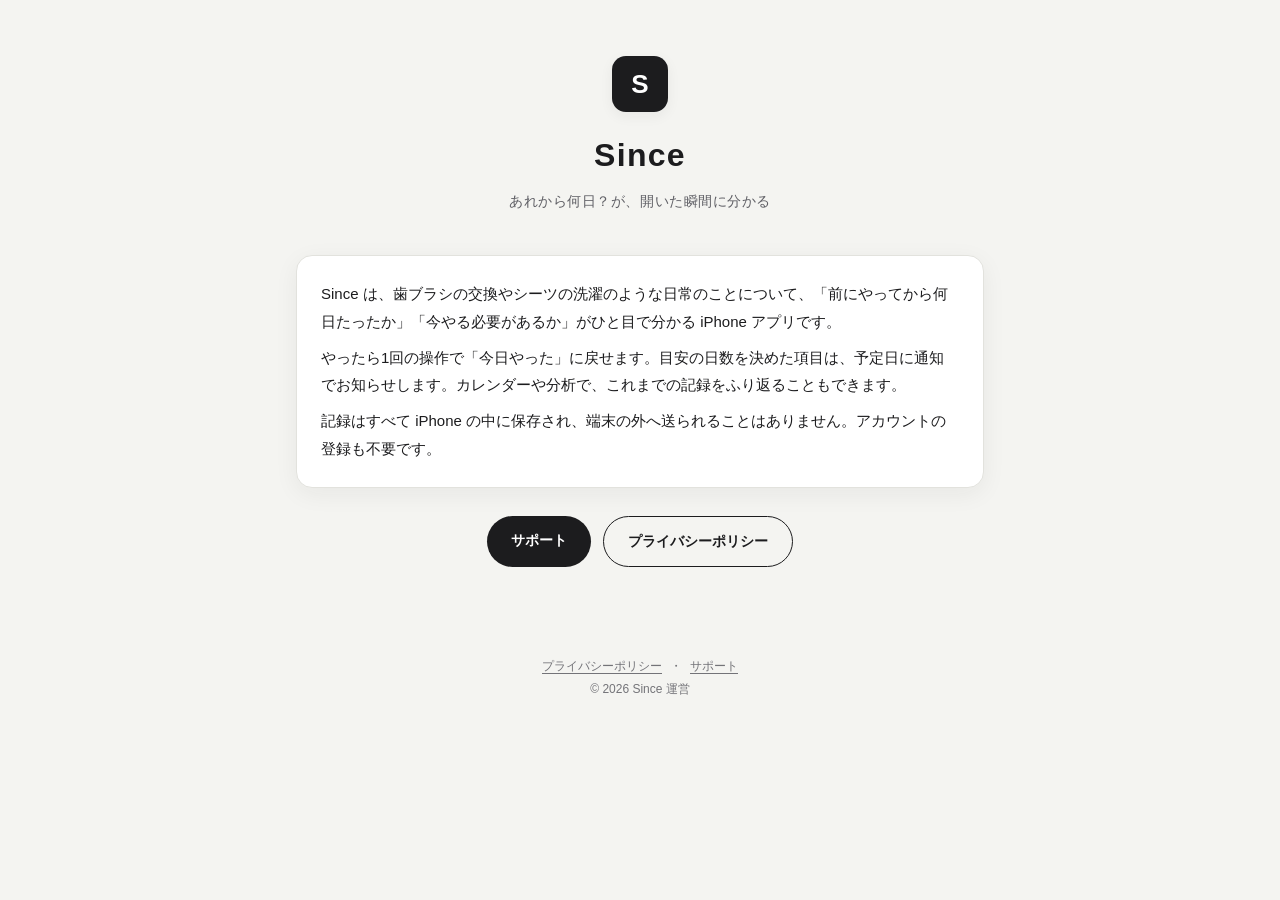
<file: index.html>
<!DOCTYPE html>
<html lang="ja">
<head>
<meta charset="UTF-8" />
<meta name="viewport" content="width=device-width, initial-scale=1.0" />
<title>Since</title>
<meta name="description" content="日常のことが「前にやってから何日たったか」をひと目で分かる iOS アプリ「Since」の公式ページ。" />
<link rel="stylesheet" href="style.css" />
</head>
<body>
<header class="site">
  <div class="mark" aria-hidden="true">S</div>
  <div class="logo">Since</div>
  <div class="tagline">あれから何日？が、開いた瞬間に分かる</div>
</header>
<div class="wrap">
  <div class="card">
    <p>Since は、歯ブラシの交換やシーツの洗濯のような日常のことについて、「前にやってから何日たったか」「今やる必要があるか」がひと目で分かる iPhone アプリです。</p>
    <p>やったら1回の操作で「今日やった」に戻せます。目安の日数を決めた項目は、予定日に通知でお知らせします。カレンダーや分析で、これまでの記録をふり返ることもできます。</p>
    <p>記録はすべて iPhone の中に保存され、端末の外へ送られることはありません。アカウントの登録も不要です。</p>
  </div>
  <div class="btnrow">
    <a class="btn" href="support.html">サポート</a>
    <a class="btn ghost" href="privacy.html">プライバシーポリシー</a>
  </div>
</div>
<footer class="site">
  <a href="privacy.html">プライバシーポリシー</a>・<a href="support.html">サポート</a>
  <div>© 2026 Since 運営</div>
</footer>
</body>
</html>
</file>
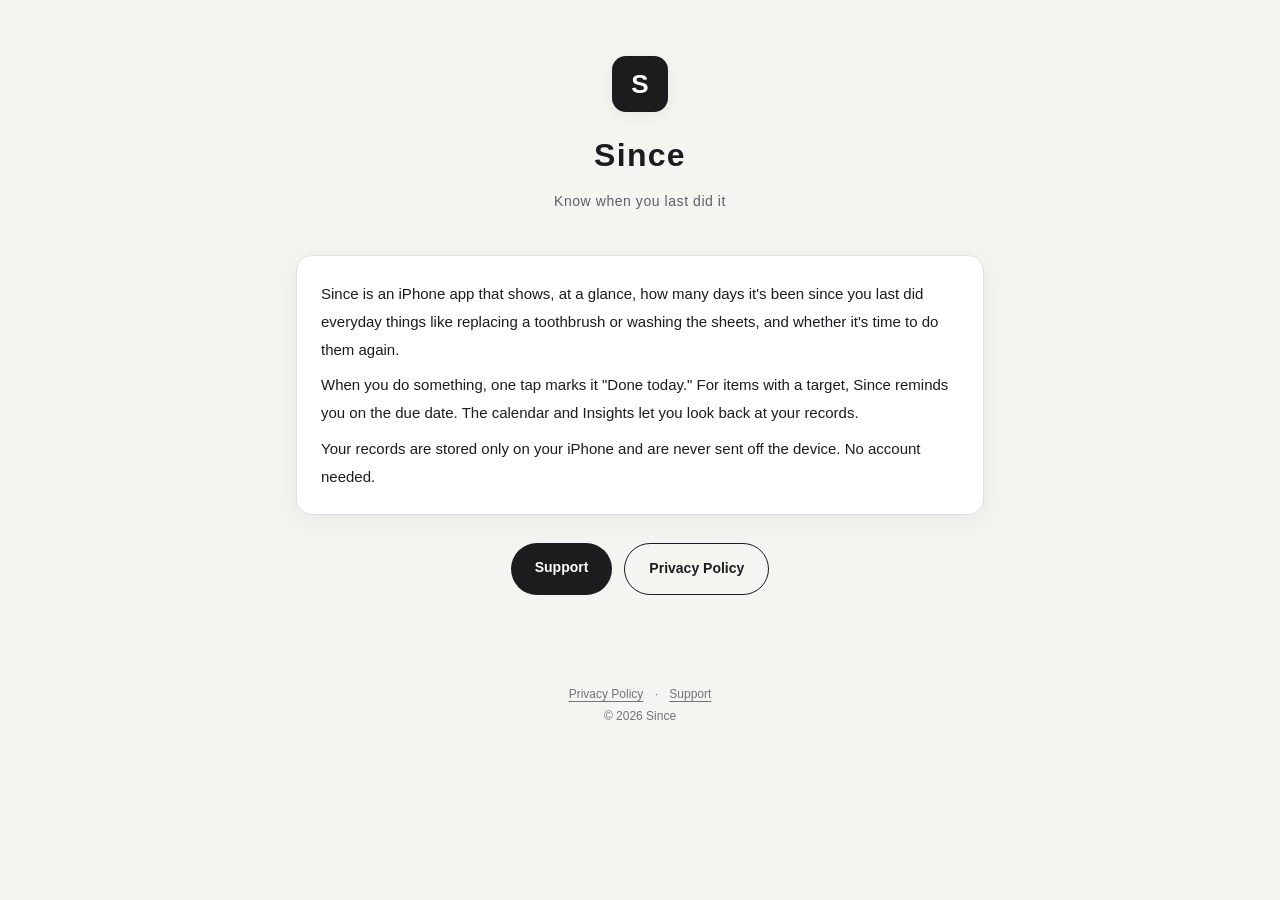
<file: en/index.html>
<!DOCTYPE html>
<html lang="en">
<head>
<meta charset="UTF-8" />
<meta name="viewport" content="width=device-width, initial-scale=1.0" />
<title>Since</title>
<meta name="description" content="Since is an iPhone app that shows how many days it's been since you last did the things you do every so often." />
<link rel="stylesheet" href="../style.css" />
</head>
<body>
<header class="site">
  <div class="mark" aria-hidden="true">S</div>
  <div class="logo">Since</div>
  <div class="tagline">Know when you last did it</div>
</header>
<div class="wrap">
  <div class="card">
    <p>Since is an iPhone app that shows, at a glance, how many days it's been since you last did everyday things like replacing a toothbrush or washing the sheets, and whether it's time to do them again.</p>
    <p>When you do something, one tap marks it "Done today." For items with a target, Since reminds you on the due date. The calendar and Insights let you look back at your records.</p>
    <p>Your records are stored only on your iPhone and are never sent off the device. No account needed.</p>
  </div>
  <div class="btnrow">
    <a class="btn" href="support.html">Support</a>
    <a class="btn ghost" href="privacy.html">Privacy Policy</a>
  </div>
</div>
<footer class="site">
  <a href="privacy.html">Privacy Policy</a> · <a href="support.html">Support</a>
  <div>© 2026 Since</div>
</footer>
</body>
</html>
</file>
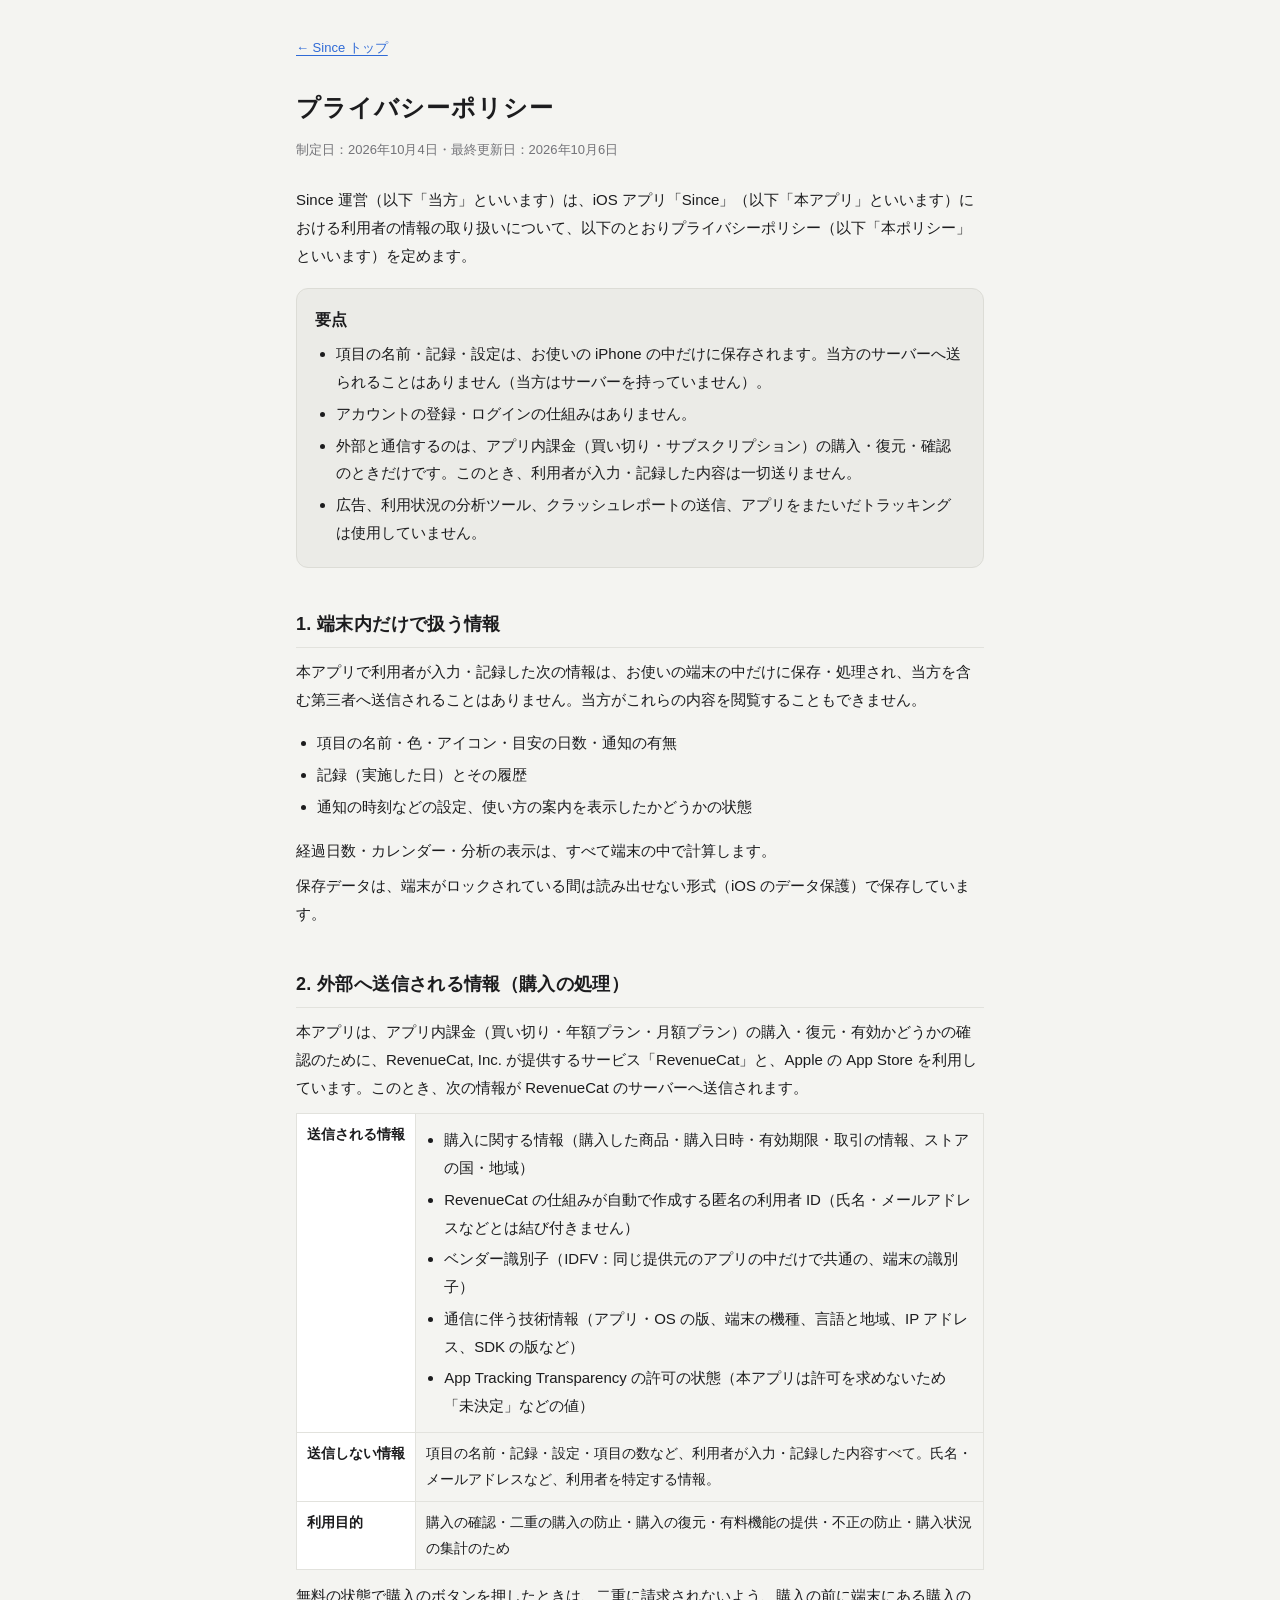
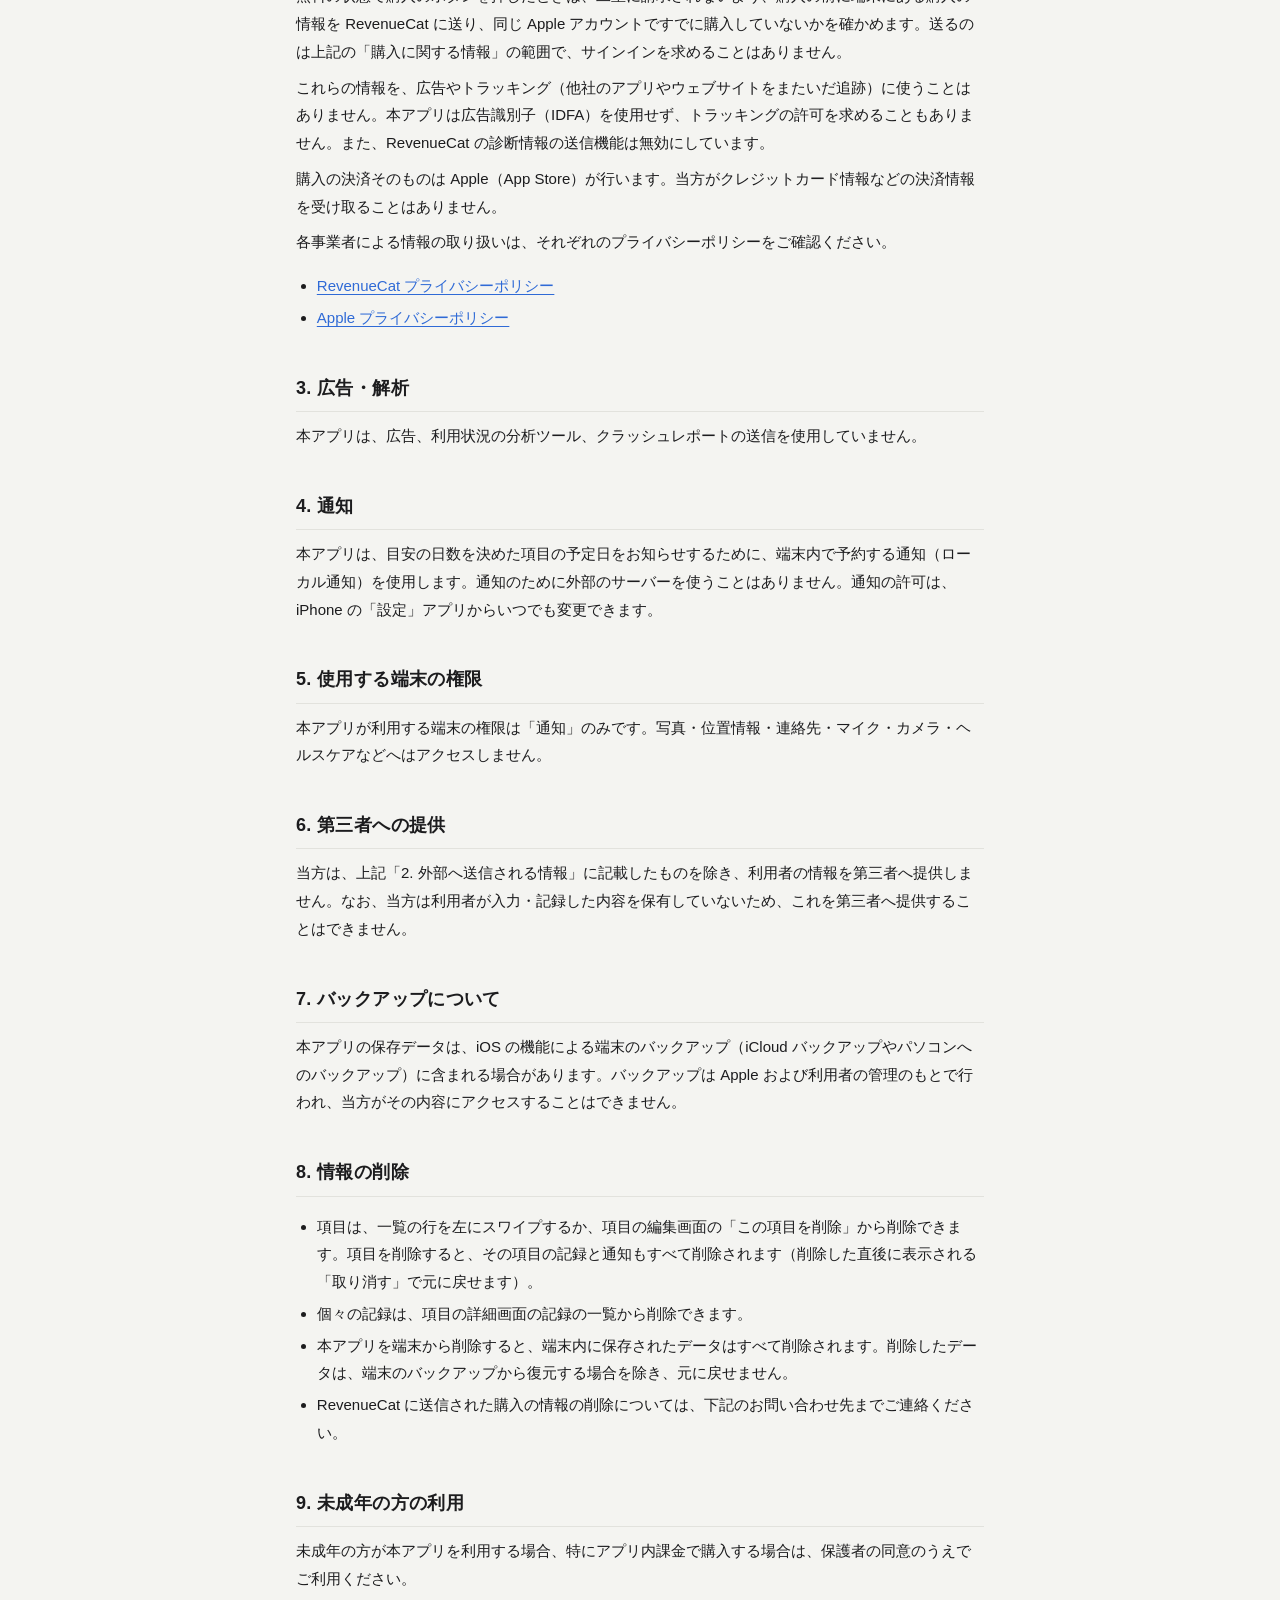
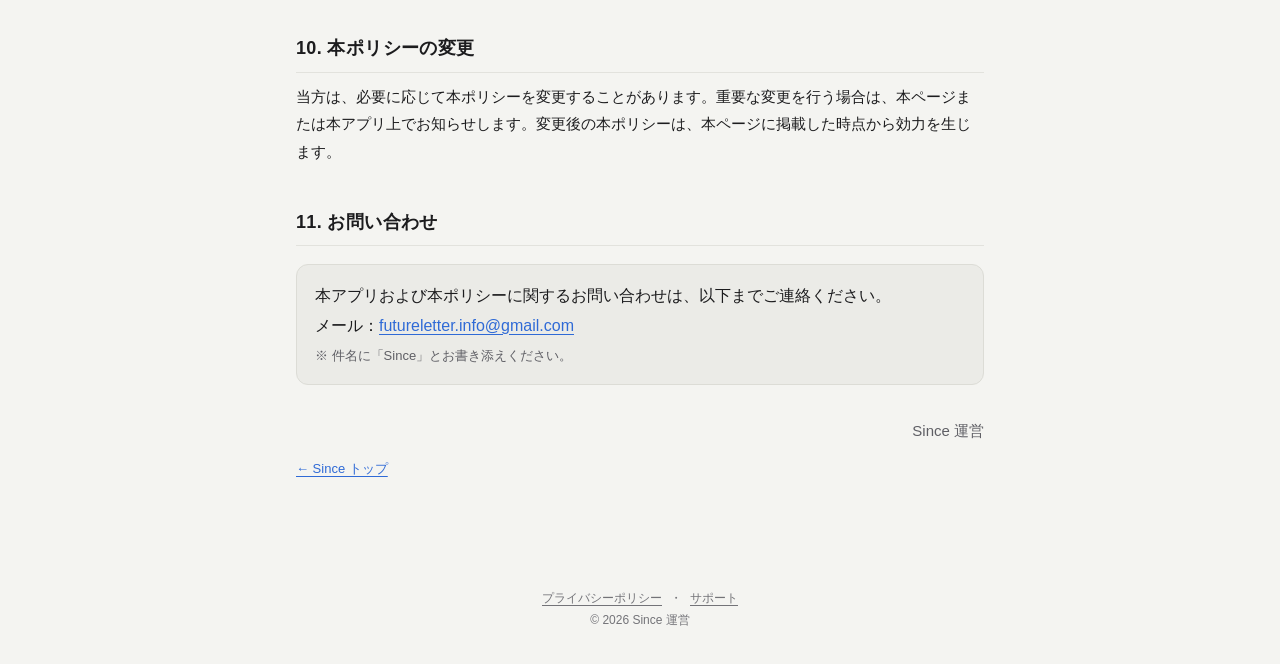
<file: privacy.html>
<!DOCTYPE html>
<html lang="ja">
<head>
<meta charset="UTF-8" />
<meta name="viewport" content="width=device-width, initial-scale=1.0" />
<title>プライバシーポリシー｜Since</title>
<meta name="description" content="iOS アプリ「Since」のプライバシーポリシー。" />
<link rel="stylesheet" href="style.css" />
</head>
<body>
<div class="wrap">
  <a class="back" href="index.html">← Since トップ</a>
  <h1>プライバシーポリシー</h1>
  <p class="meta">制定日：2026年10月4日・最終更新日：2026年10月6日</p>

  <p>Since 運営（以下「当方」といいます）は、iOS アプリ「Since」（以下「本アプリ」といいます）における利用者の情報の取り扱いについて、以下のとおりプライバシーポリシー（以下「本ポリシー」といいます）を定めます。</p>

  <div class="contact">
    <strong>要点</strong>
    <ul>
      <li>項目の名前・記録・設定は、お使いの iPhone の中だけに保存されます。当方のサーバーへ送られることはありません（当方はサーバーを持っていません）。</li>
      <li>アカウントの登録・ログインの仕組みはありません。</li>
      <li>外部と通信するのは、アプリ内課金（買い切り・サブスクリプション）の購入・復元・確認のときだけです。このとき、利用者が入力・記録した内容は一切送りません。</li>
      <li>広告、利用状況の分析ツール、クラッシュレポートの送信、アプリをまたいだトラッキングは使用していません。</li>
    </ul>
  </div>

  <h2>1. 端末内だけで扱う情報</h2>
  <p>本アプリで利用者が入力・記録した次の情報は、お使いの端末の中だけに保存・処理され、当方を含む第三者へ送信されることはありません。当方がこれらの内容を閲覧することもできません。</p>
  <ul>
    <li>項目の名前・色・アイコン・目安の日数・通知の有無</li>
    <li>記録（実施した日）とその履歴</li>
    <li>通知の時刻などの設定、使い方の案内を表示したかどうかの状態</li>
  </ul>
  <p>経過日数・カレンダー・分析の表示は、すべて端末の中で計算します。</p>
  <p>保存データは、端末がロックされている間は読み出せない形式（iOS のデータ保護）で保存しています。</p>

  <h2>2. 外部へ送信される情報（購入の処理）</h2>
  <p>本アプリは、アプリ内課金（買い切り・年額プラン・月額プラン）の購入・復元・有効かどうかの確認のために、RevenueCat, Inc. が提供するサービス「RevenueCat」と、Apple の App Store を利用しています。このとき、次の情報が RevenueCat のサーバーへ送信されます。</p>
  <table>
    <tr><th>送信される情報</th><td>
      <ul>
        <li>購入に関する情報（購入した商品・購入日時・有効期限・取引の情報、ストアの国・地域）</li>
        <li>RevenueCat の仕組みが自動で作成する匿名の利用者 ID（氏名・メールアドレスなどとは結び付きません）</li>
        <li>ベンダー識別子（IDFV：同じ提供元のアプリの中だけで共通の、端末の識別子）</li>
        <li>通信に伴う技術情報（アプリ・OS の版、端末の機種、言語と地域、IP アドレス、SDK の版など）</li>
        <li>App Tracking Transparency の許可の状態（本アプリは許可を求めないため「未決定」などの値）</li>
      </ul>
    </td></tr>
    <tr><th>送信しない情報</th><td>項目の名前・記録・設定・項目の数など、利用者が入力・記録した内容すべて。氏名・メールアドレスなど、利用者を特定する情報。</td></tr>
    <tr><th>利用目的</th><td>購入の確認・二重の購入の防止・購入の復元・有料機能の提供・不正の防止・購入状況の集計のため</td></tr>
  </table>
  <p>無料の状態で購入のボタンを押したときは、二重に請求されないよう、購入の前に端末にある購入の情報を RevenueCat に送り、同じ Apple アカウントですでに購入していないかを確かめます。送るのは上記の「購入に関する情報」の範囲で、サインインを求めることはありません。</p>
  <p>これらの情報を、広告やトラッキング（他社のアプリやウェブサイトをまたいだ追跡）に使うことはありません。本アプリは広告識別子（IDFA）を使用せず、トラッキングの許可を求めることもありません。また、RevenueCat の診断情報の送信機能は無効にしています。</p>
  <p>購入の決済そのものは Apple（App Store）が行います。当方がクレジットカード情報などの決済情報を受け取ることはありません。</p>
  <p>各事業者による情報の取り扱いは、それぞれのプライバシーポリシーをご確認ください。</p>
  <ul>
    <li><a href="https://www.revenuecat.com/privacy/" target="_blank" rel="noopener">RevenueCat プライバシーポリシー</a></li>
    <li><a href="https://www.apple.com/jp/legal/privacy/" target="_blank" rel="noopener">Apple プライバシーポリシー</a></li>
  </ul>

  <h2>3. 広告・解析</h2>
  <p>本アプリは、広告、利用状況の分析ツール、クラッシュレポートの送信を使用していません。</p>

  <h2>4. 通知</h2>
  <p>本アプリは、目安の日数を決めた項目の予定日をお知らせするために、端末内で予約する通知（ローカル通知）を使用します。通知のために外部のサーバーを使うことはありません。通知の許可は、iPhone の「設定」アプリからいつでも変更できます。</p>

  <h2>5. 使用する端末の権限</h2>
  <p>本アプリが利用する端末の権限は「通知」のみです。写真・位置情報・連絡先・マイク・カメラ・ヘルスケアなどへはアクセスしません。</p>

  <h2>6. 第三者への提供</h2>
  <p>当方は、上記「2. 外部へ送信される情報」に記載したものを除き、利用者の情報を第三者へ提供しません。なお、当方は利用者が入力・記録した内容を保有していないため、これを第三者へ提供することはできません。</p>

  <h2>7. バックアップについて</h2>
  <p>本アプリの保存データは、iOS の機能による端末のバックアップ（iCloud バックアップやパソコンへのバックアップ）に含まれる場合があります。バックアップは Apple および利用者の管理のもとで行われ、当方がその内容にアクセスすることはできません。</p>

  <h2>8. 情報の削除</h2>
  <ul>
    <li>項目は、一覧の行を左にスワイプするか、項目の編集画面の「この項目を削除」から削除できます。項目を削除すると、その項目の記録と通知もすべて削除されます（削除した直後に表示される「取り消す」で元に戻せます）。</li>
    <li>個々の記録は、項目の詳細画面の記録の一覧から削除できます。</li>
    <li>本アプリを端末から削除すると、端末内に保存されたデータはすべて削除されます。削除したデータは、端末のバックアップから復元する場合を除き、元に戻せません。</li>
    <li>RevenueCat に送信された購入の情報の削除については、下記のお問い合わせ先までご連絡ください。</li>
  </ul>

  <h2>9. 未成年の方の利用</h2>
  <p>未成年の方が本アプリを利用する場合、特にアプリ内課金で購入する場合は、保護者の同意のうえでご利用ください。</p>

  <h2>10. 本ポリシーの変更</h2>
  <p>当方は、必要に応じて本ポリシーを変更することがあります。重要な変更を行う場合は、本ページまたは本アプリ上でお知らせします。変更後の本ポリシーは、本ページに掲載した時点から効力を生じます。</p>

  <h2>11. お問い合わせ</h2>
  <div class="contact">
    本アプリおよび本ポリシーに関するお問い合わせは、以下までご連絡ください。<br />
    メール：<a href="mailto:futureletter.info@gmail.com?subject=Since%20%E3%81%AB%E3%81%A4%E3%81%84%E3%81%A6">futureletter.info@gmail.com</a>
    <span class="note">※ 件名に「Since」とお書き添えください。</span>
  </div>

  <p class="signature">Since 運営</p>
  <a class="back" href="index.html">← Since トップ</a>
</div>
<footer class="site">
  <a href="privacy.html">プライバシーポリシー</a>・<a href="support.html">サポート</a>
  <div>© 2026 Since 運営</div>
</footer>
</body>
</html>
</file>
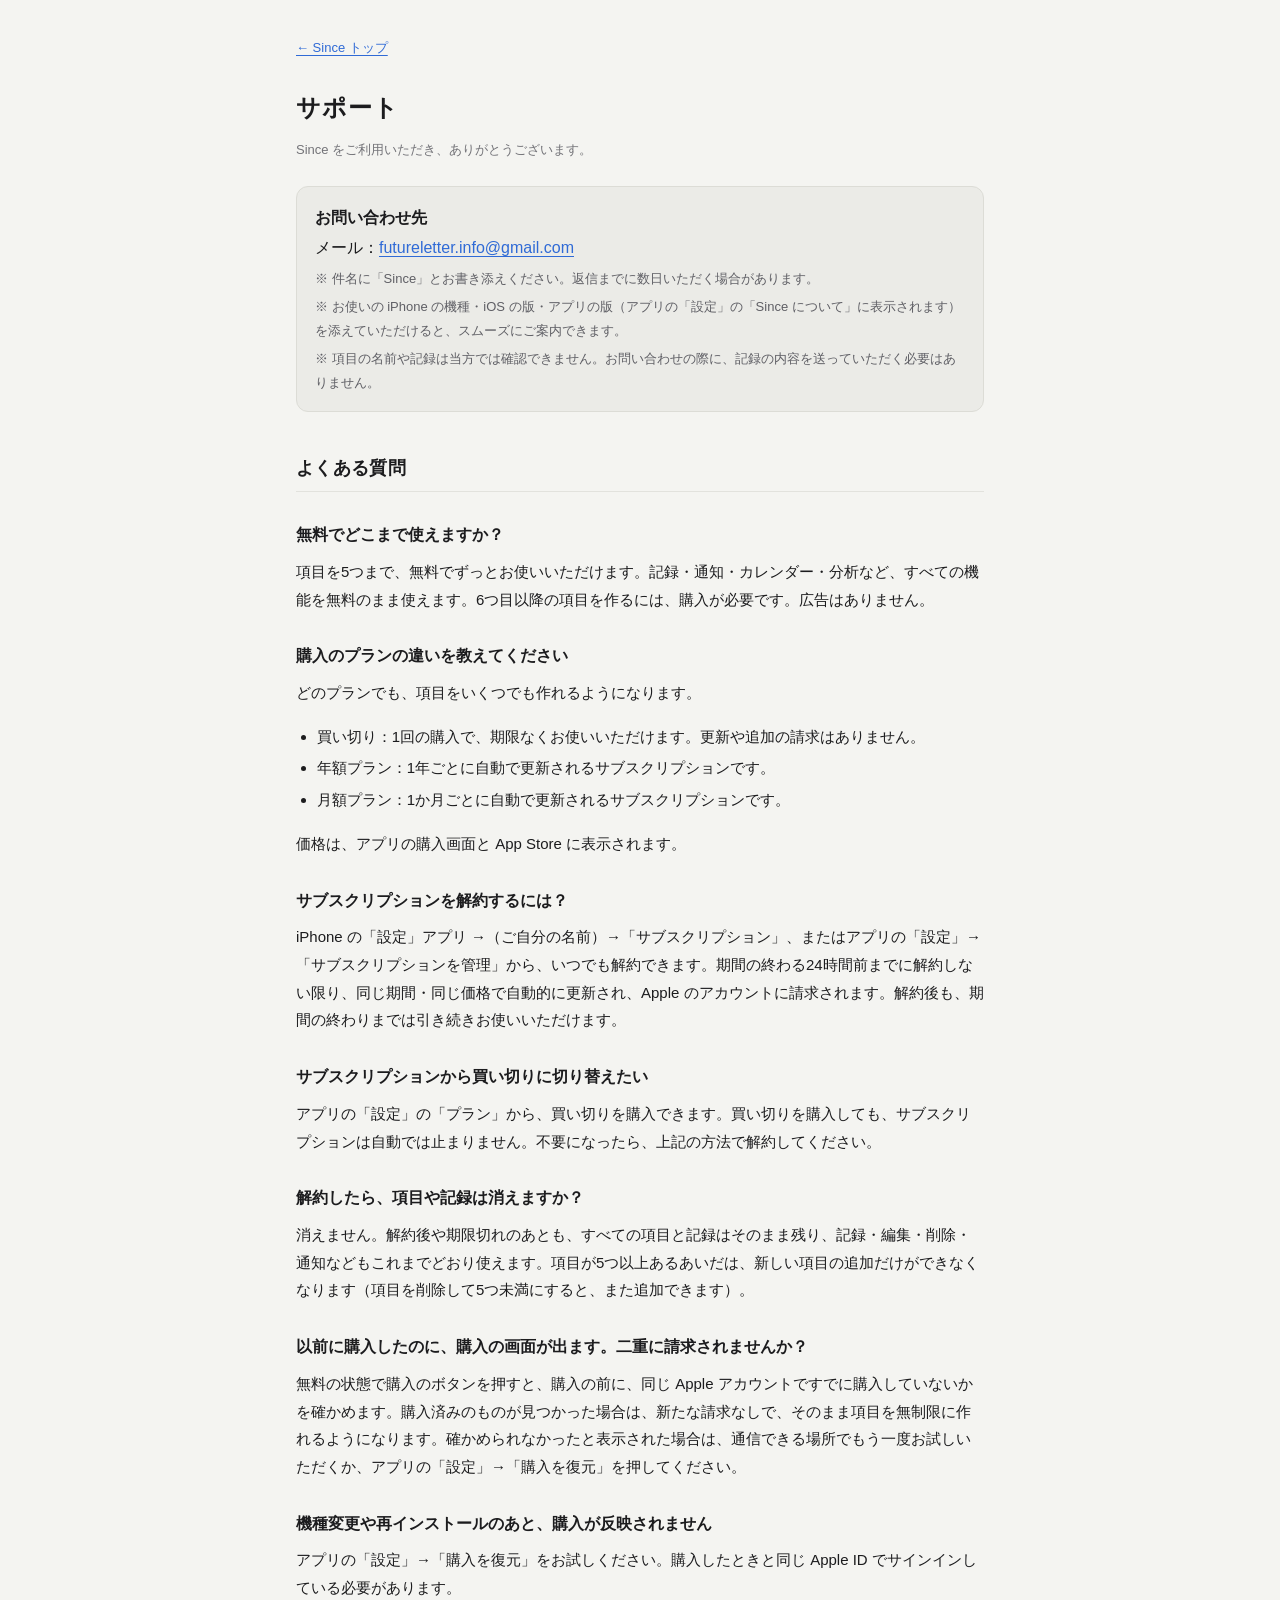
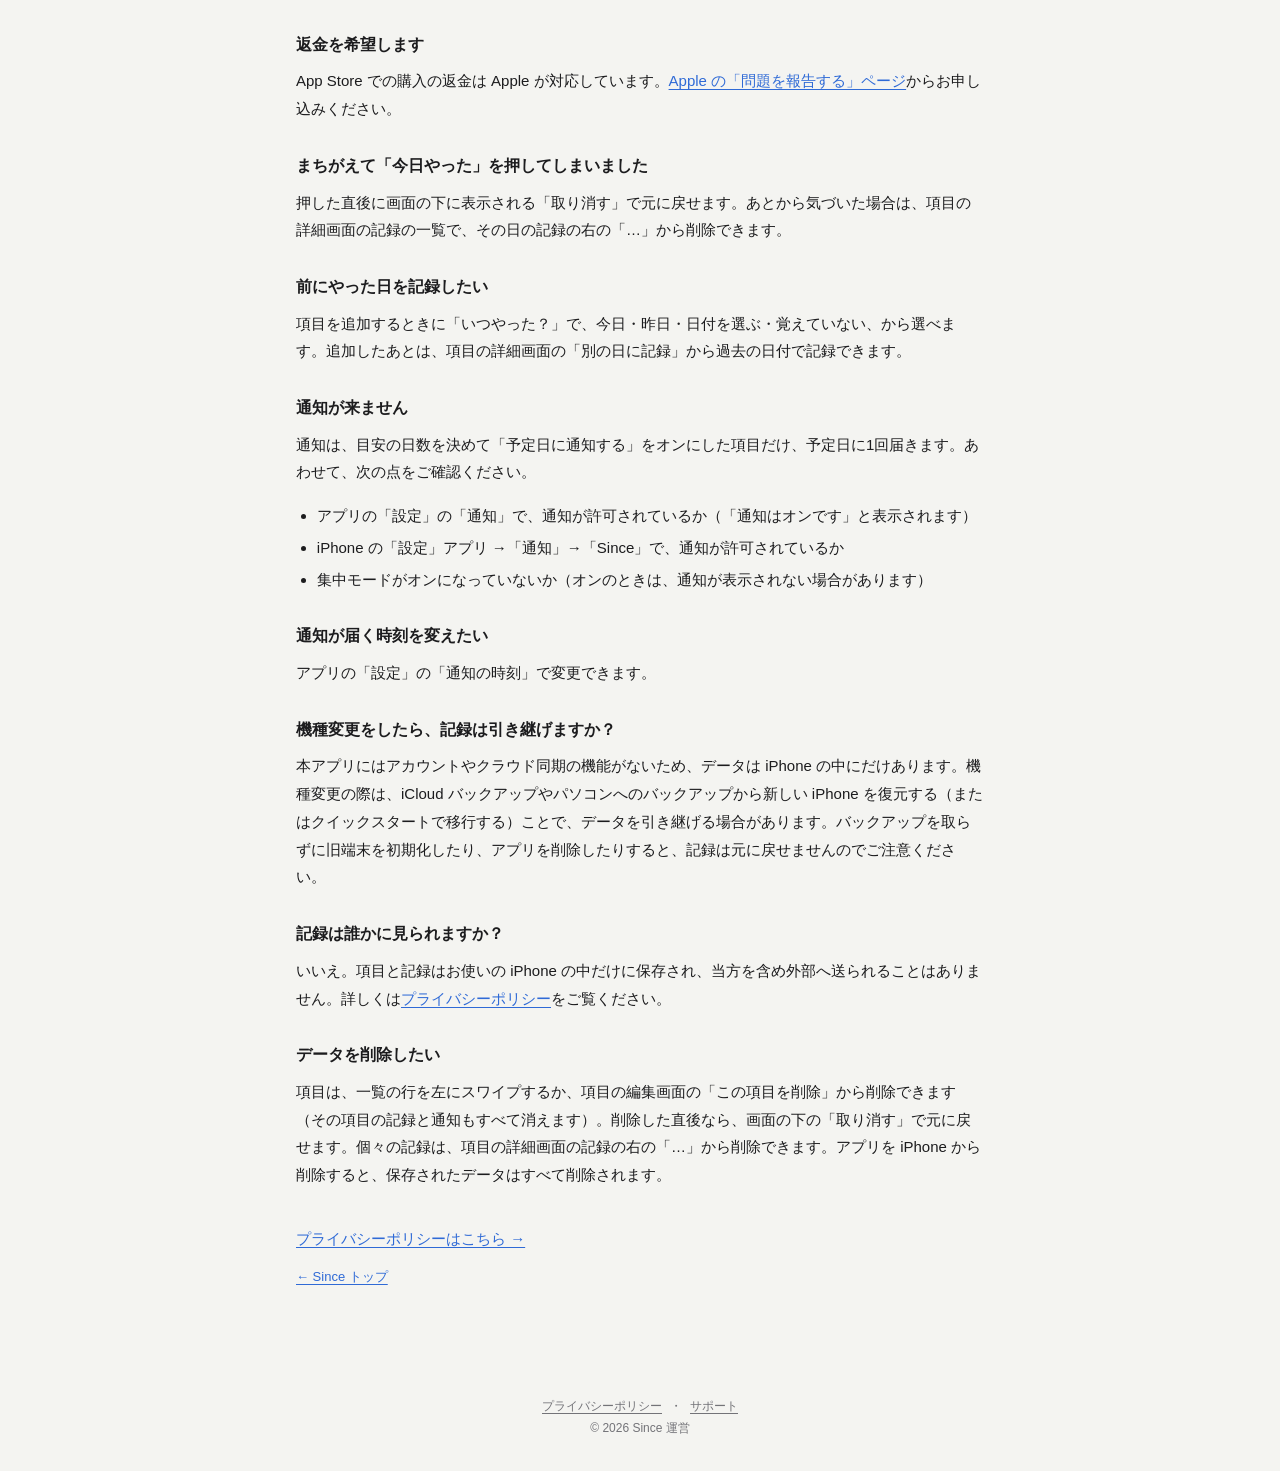
<file: support.html>
<!DOCTYPE html>
<html lang="ja">
<head>
<meta charset="UTF-8" />
<meta name="viewport" content="width=device-width, initial-scale=1.0" />
<title>サポート｜Since</title>
<meta name="description" content="iOS アプリ「Since」のサポート・お問い合わせページ。" />
<link rel="stylesheet" href="style.css" />
</head>
<body>
<div class="wrap">
  <a class="back" href="index.html">← Since トップ</a>
  <h1>サポート</h1>
  <p class="meta">Since をご利用いただき、ありがとうございます。</p>

  <div class="contact">
    <strong>お問い合わせ先</strong><br />
    メール：<a href="mailto:futureletter.info@gmail.com?subject=Since%20%E3%81%AB%E3%81%A4%E3%81%84%E3%81%A6">futureletter.info@gmail.com</a>
    <span class="note">※ 件名に「Since」とお書き添えください。返信までに数日いただく場合があります。</span>
    <span class="note">※ お使いの iPhone の機種・iOS の版・アプリの版（アプリの「設定」の「Since について」に表示されます）を添えていただけると、スムーズにご案内できます。</span>
    <span class="note">※ 項目の名前や記録は当方では確認できません。お問い合わせの際に、記録の内容を送っていただく必要はありません。</span>
  </div>

  <h2>よくある質問</h2>

  <h3>無料でどこまで使えますか？</h3>
  <p>項目を5つまで、無料でずっとお使いいただけます。記録・通知・カレンダー・分析など、すべての機能を無料のまま使えます。6つ目以降の項目を作るには、購入が必要です。広告はありません。</p>

  <h3>購入のプランの違いを教えてください</h3>
  <p>どのプランでも、項目をいくつでも作れるようになります。</p>
  <ul>
    <li>買い切り：1回の購入で、期限なくお使いいただけます。更新や追加の請求はありません。</li>
    <li>年額プラン：1年ごとに自動で更新されるサブスクリプションです。</li>
    <li>月額プラン：1か月ごとに自動で更新されるサブスクリプションです。</li>
  </ul>
  <p>価格は、アプリの購入画面と App Store に表示されます。</p>

  <h3>サブスクリプションを解約するには？</h3>
  <p>iPhone の「設定」アプリ →（ご自分の名前）→「サブスクリプション」、またはアプリの「設定」→「サブスクリプションを管理」から、いつでも解約できます。期間の終わる24時間前までに解約しない限り、同じ期間・同じ価格で自動的に更新され、Apple のアカウントに請求されます。解約後も、期間の終わりまでは引き続きお使いいただけます。</p>

  <h3>サブスクリプションから買い切りに切り替えたい</h3>
  <p>アプリの「設定」の「プラン」から、買い切りを購入できます。買い切りを購入しても、サブスクリプションは自動では止まりません。不要になったら、上記の方法で解約してください。</p>

  <h3>解約したら、項目や記録は消えますか？</h3>
  <p>消えません。解約後や期限切れのあとも、すべての項目と記録はそのまま残り、記録・編集・削除・通知などもこれまでどおり使えます。項目が5つ以上あるあいだは、新しい項目の追加だけができなくなります（項目を削除して5つ未満にすると、また追加できます）。</p>

  <h3>以前に購入したのに、購入の画面が出ます。二重に請求されませんか？</h3>
  <p>無料の状態で購入のボタンを押すと、購入の前に、同じ Apple アカウントですでに購入していないかを確かめます。購入済みのものが見つかった場合は、新たな請求なしで、そのまま項目を無制限に作れるようになります。確かめられなかったと表示された場合は、通信できる場所でもう一度お試しいただくか、アプリの「設定」→「購入を復元」を押してください。</p>

  <h3>機種変更や再インストールのあと、購入が反映されません</h3>
  <p>アプリの「設定」→「購入を復元」をお試しください。購入したときと同じ Apple ID でサインインしている必要があります。</p>

  <h3>返金を希望します</h3>
  <p>App Store での購入の返金は Apple が対応しています。<a href="https://reportaproblem.apple.com/" target="_blank" rel="noopener">Apple の「問題を報告する」ページ</a>からお申し込みください。</p>

  <h3>まちがえて「今日やった」を押してしまいました</h3>
  <p>押した直後に画面の下に表示される「取り消す」で元に戻せます。あとから気づいた場合は、項目の詳細画面の記録の一覧で、その日の記録の右の「…」から削除できます。</p>

  <h3>前にやった日を記録したい</h3>
  <p>項目を追加するときに「いつやった？」で、今日・昨日・日付を選ぶ・覚えていない、から選べます。追加したあとは、項目の詳細画面の「別の日に記録」から過去の日付で記録できます。</p>

  <h3>通知が来ません</h3>
  <p>通知は、目安の日数を決めて「予定日に通知する」をオンにした項目だけ、予定日に1回届きます。あわせて、次の点をご確認ください。</p>
  <ul>
    <li>アプリの「設定」の「通知」で、通知が許可されているか（「通知はオンです」と表示されます）</li>
    <li>iPhone の「設定」アプリ →「通知」→「Since」で、通知が許可されているか</li>
    <li>集中モードがオンになっていないか（オンのときは、通知が表示されない場合があります）</li>
  </ul>

  <h3>通知が届く時刻を変えたい</h3>
  <p>アプリの「設定」の「通知の時刻」で変更できます。</p>

  <h3>機種変更をしたら、記録は引き継げますか？</h3>
  <p>本アプリにはアカウントやクラウド同期の機能がないため、データは iPhone の中にだけあります。機種変更の際は、iCloud バックアップやパソコンへのバックアップから新しい iPhone を復元する（またはクイックスタートで移行する）ことで、データを引き継げる場合があります。バックアップを取らずに旧端末を初期化したり、アプリを削除したりすると、記録は元に戻せませんのでご注意ください。</p>

  <h3>記録は誰かに見られますか？</h3>
  <p>いいえ。項目と記録はお使いの iPhone の中だけに保存され、当方を含め外部へ送られることはありません。詳しくは<a href="privacy.html">プライバシーポリシー</a>をご覧ください。</p>

  <h3>データを削除したい</h3>
  <p>項目は、一覧の行を左にスワイプするか、項目の編集画面の「この項目を削除」から削除できます（その項目の記録と通知もすべて消えます）。削除した直後なら、画面の下の「取り消す」で元に戻せます。個々の記録は、項目の詳細画面の記録の右の「…」から削除できます。アプリを iPhone から削除すると、保存されたデータはすべて削除されます。</p>

  <p style="margin-top:36px;"><a href="privacy.html">プライバシーポリシーはこちら →</a></p>
  <a class="back" href="index.html">← Since トップ</a>
</div>
<footer class="site">
  <a href="privacy.html">プライバシーポリシー</a>・<a href="support.html">サポート</a>
  <div>© 2026 Since 運営</div>
</footer>
</body>
</html>
</file>
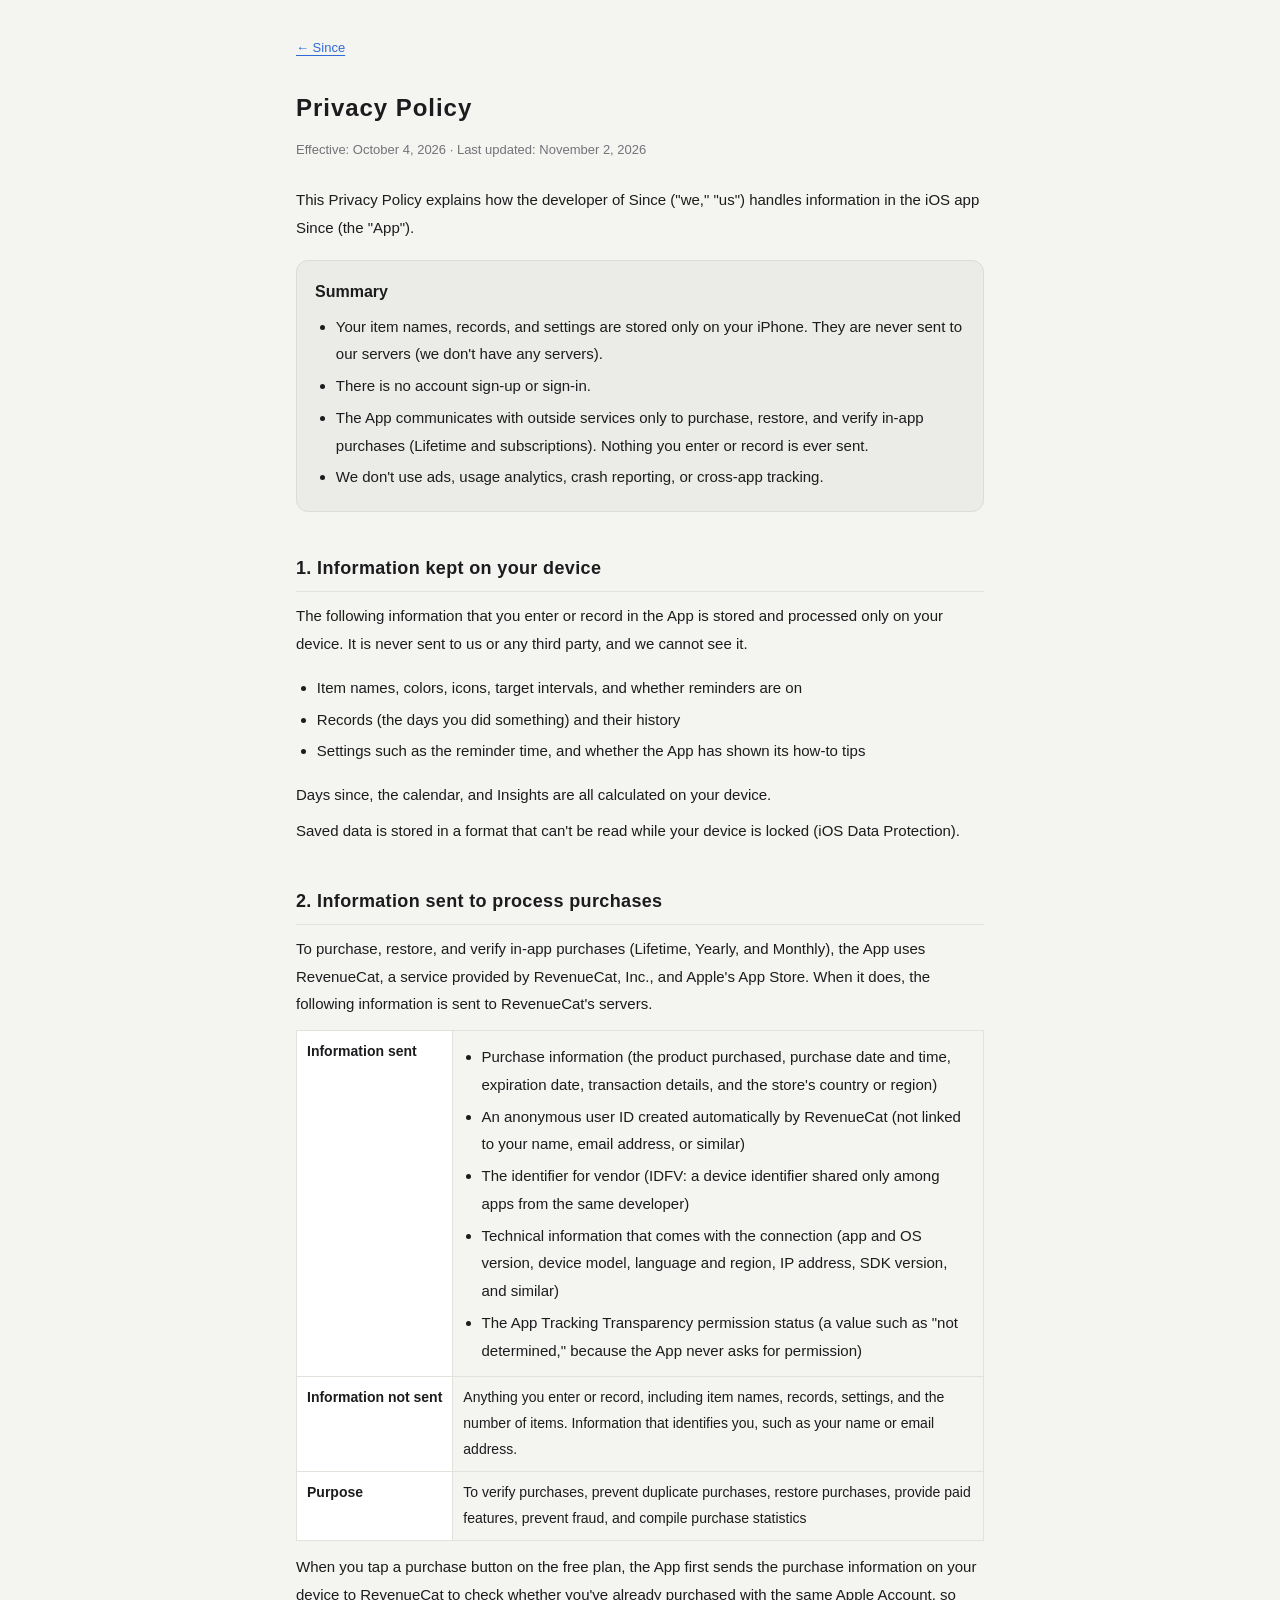
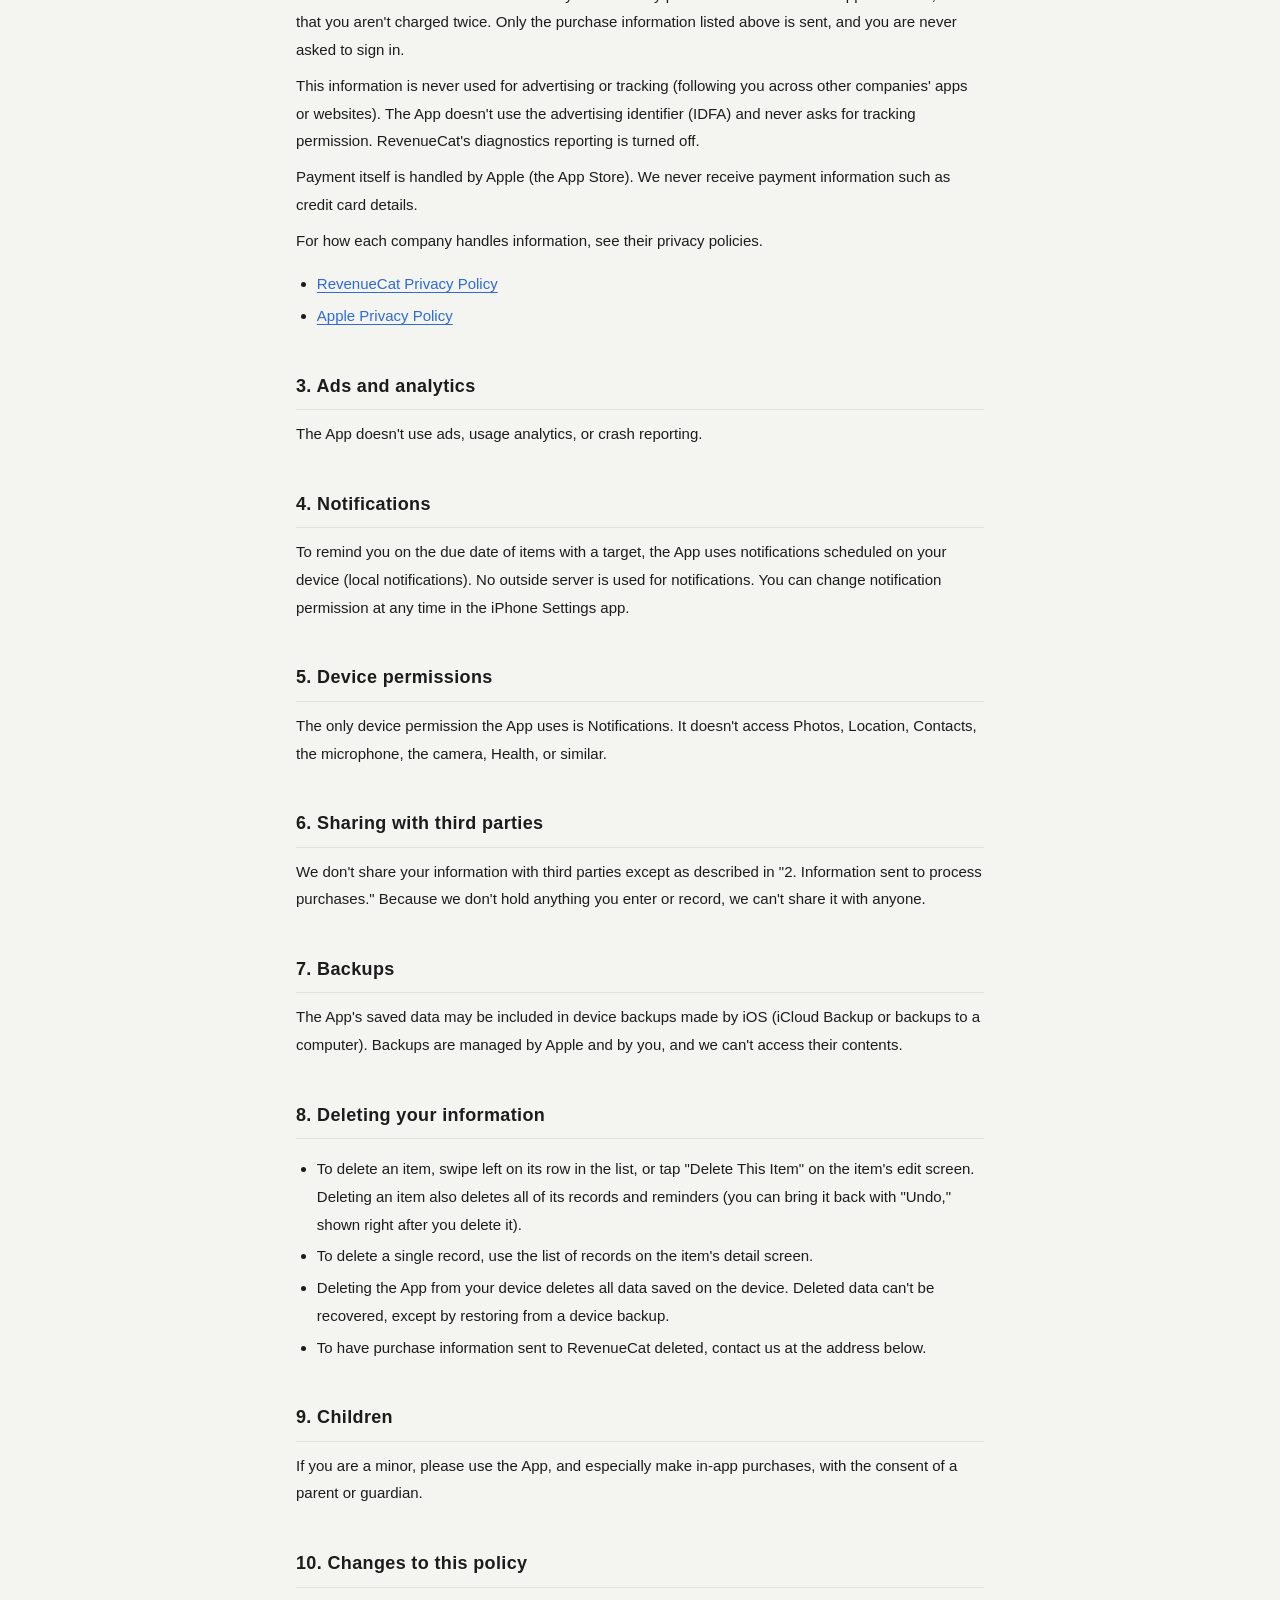
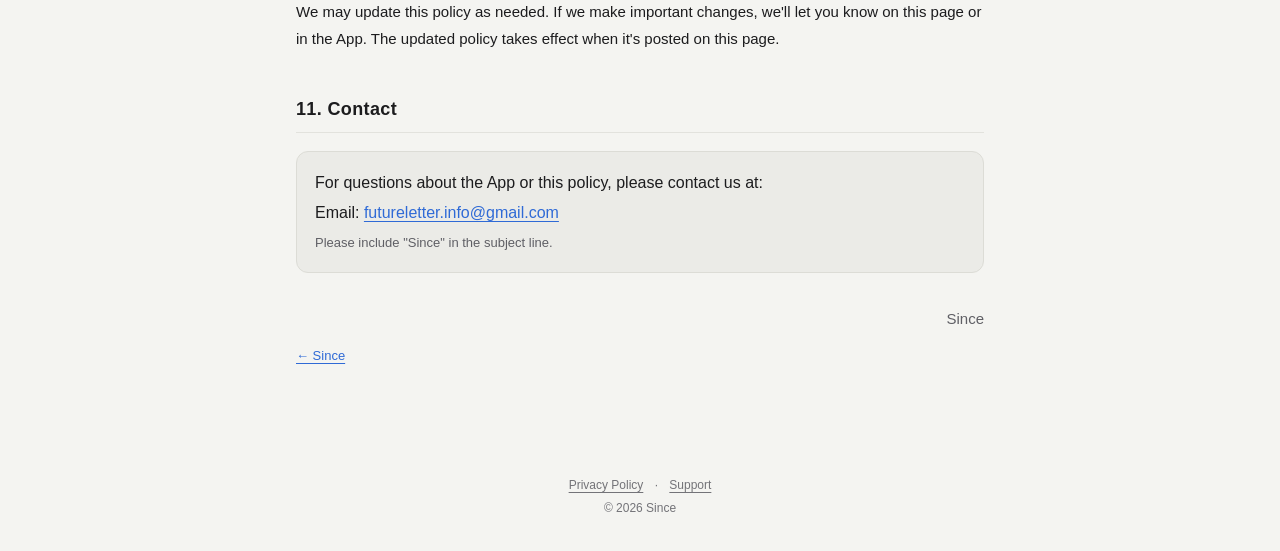
<file: en/privacy.html>
<!DOCTYPE html>
<html lang="en">
<head>
<meta charset="UTF-8" />
<meta name="viewport" content="width=device-width, initial-scale=1.0" />
<title>Privacy Policy | Since</title>
<meta name="description" content="Privacy Policy for the iOS app Since." />
<link rel="stylesheet" href="../style.css" />
</head>
<body>
<div class="wrap">
  <a class="back" href="index.html">← Since</a>
  <h1>Privacy Policy</h1>
  <p class="meta">Effective: October 4, 2026 · Last updated: November 2, 2026</p>

  <p>This Privacy Policy explains how the developer of Since ("we," "us") handles information in the iOS app Since (the "App").</p>

  <div class="contact">
    <strong>Summary</strong>
    <ul>
      <li>Your item names, records, and settings are stored only on your iPhone. They are never sent to our servers (we don't have any servers).</li>
      <li>There is no account sign-up or sign-in.</li>
      <li>The App communicates with outside services only to purchase, restore, and verify in-app purchases (Lifetime and subscriptions). Nothing you enter or record is ever sent.</li>
      <li>We don't use ads, usage analytics, crash reporting, or cross-app tracking.</li>
    </ul>
  </div>

  <h2>1. Information kept on your device</h2>
  <p>The following information that you enter or record in the App is stored and processed only on your device. It is never sent to us or any third party, and we cannot see it.</p>
  <ul>
    <li>Item names, colors, icons, target intervals, and whether reminders are on</li>
    <li>Records (the days you did something) and their history</li>
    <li>Settings such as the reminder time, and whether the App has shown its how-to tips</li>
  </ul>
  <p>Days since, the calendar, and Insights are all calculated on your device.</p>
  <p>Saved data is stored in a format that can't be read while your device is locked (iOS Data Protection).</p>

  <h2>2. Information sent to process purchases</h2>
  <p>To purchase, restore, and verify in-app purchases (Lifetime, Yearly, and Monthly), the App uses RevenueCat, a service provided by RevenueCat, Inc., and Apple's App Store. When it does, the following information is sent to RevenueCat's servers.</p>
  <table>
    <tr><th>Information sent</th><td>
      <ul>
        <li>Purchase information (the product purchased, purchase date and time, expiration date, transaction details, and the store's country or region)</li>
        <li>An anonymous user ID created automatically by RevenueCat (not linked to your name, email address, or similar)</li>
        <li>The identifier for vendor (IDFV: a device identifier shared only among apps from the same developer)</li>
        <li>Technical information that comes with the connection (app and OS version, device model, language and region, IP address, SDK version, and similar)</li>
        <li>The App Tracking Transparency permission status (a value such as "not determined," because the App never asks for permission)</li>
      </ul>
    </td></tr>
    <tr><th>Information not sent</th><td>Anything you enter or record, including item names, records, settings, and the number of items. Information that identifies you, such as your name or email address.</td></tr>
    <tr><th>Purpose</th><td>To verify purchases, prevent duplicate purchases, restore purchases, provide paid features, prevent fraud, and compile purchase statistics</td></tr>
  </table>
  <p>When you tap a purchase button on the free plan, the App first sends the purchase information on your device to RevenueCat to check whether you've already purchased with the same Apple Account, so that you aren't charged twice. Only the purchase information listed above is sent, and you are never asked to sign in.</p>
  <p>This information is never used for advertising or tracking (following you across other companies' apps or websites). The App doesn't use the advertising identifier (IDFA) and never asks for tracking permission. RevenueCat's diagnostics reporting is turned off.</p>
  <p>Payment itself is handled by Apple (the App Store). We never receive payment information such as credit card details.</p>
  <p>For how each company handles information, see their privacy policies.</p>
  <ul>
    <li><a href="https://www.revenuecat.com/privacy/" target="_blank" rel="noopener">RevenueCat Privacy Policy</a></li>
    <li><a href="https://www.apple.com/legal/privacy/" target="_blank" rel="noopener">Apple Privacy Policy</a></li>
  </ul>

  <h2>3. Ads and analytics</h2>
  <p>The App doesn't use ads, usage analytics, or crash reporting.</p>

  <h2>4. Notifications</h2>
  <p>To remind you on the due date of items with a target, the App uses notifications scheduled on your device (local notifications). No outside server is used for notifications. You can change notification permission at any time in the iPhone Settings app.</p>

  <h2>5. Device permissions</h2>
  <p>The only device permission the App uses is Notifications. It doesn't access Photos, Location, Contacts, the microphone, the camera, Health, or similar.</p>

  <h2>6. Sharing with third parties</h2>
  <p>We don't share your information with third parties except as described in "2. Information sent to process purchases." Because we don't hold anything you enter or record, we can't share it with anyone.</p>

  <h2>7. Backups</h2>
  <p>The App's saved data may be included in device backups made by iOS (iCloud Backup or backups to a computer). Backups are managed by Apple and by you, and we can't access their contents.</p>

  <h2>8. Deleting your information</h2>
  <ul>
    <li>To delete an item, swipe left on its row in the list, or tap "Delete This Item" on the item's edit screen. Deleting an item also deletes all of its records and reminders (you can bring it back with "Undo," shown right after you delete it).</li>
    <li>To delete a single record, use the list of records on the item's detail screen.</li>
    <li>Deleting the App from your device deletes all data saved on the device. Deleted data can't be recovered, except by restoring from a device backup.</li>
    <li>To have purchase information sent to RevenueCat deleted, contact us at the address below.</li>
  </ul>

  <h2>9. Children</h2>
  <p>If you are a minor, please use the App, and especially make in-app purchases, with the consent of a parent or guardian.</p>

  <h2>10. Changes to this policy</h2>
  <p>We may update this policy as needed. If we make important changes, we'll let you know on this page or in the App. The updated policy takes effect when it's posted on this page.</p>

  <h2>11. Contact</h2>
  <div class="contact">
    For questions about the App or this policy, please contact us at:<br />
    Email: <a href="mailto:futureletter.info@gmail.com?subject=Since">futureletter.info@gmail.com</a>
    <span class="note">Please include "Since" in the subject line.</span>
  </div>

  <p class="signature">Since</p>
  <a class="back" href="index.html">← Since</a>
</div>
<footer class="site">
  <a href="privacy.html">Privacy Policy</a> · <a href="support.html">Support</a>
  <div>© 2026 Since</div>
</footer>
</body>
</html>
</file>
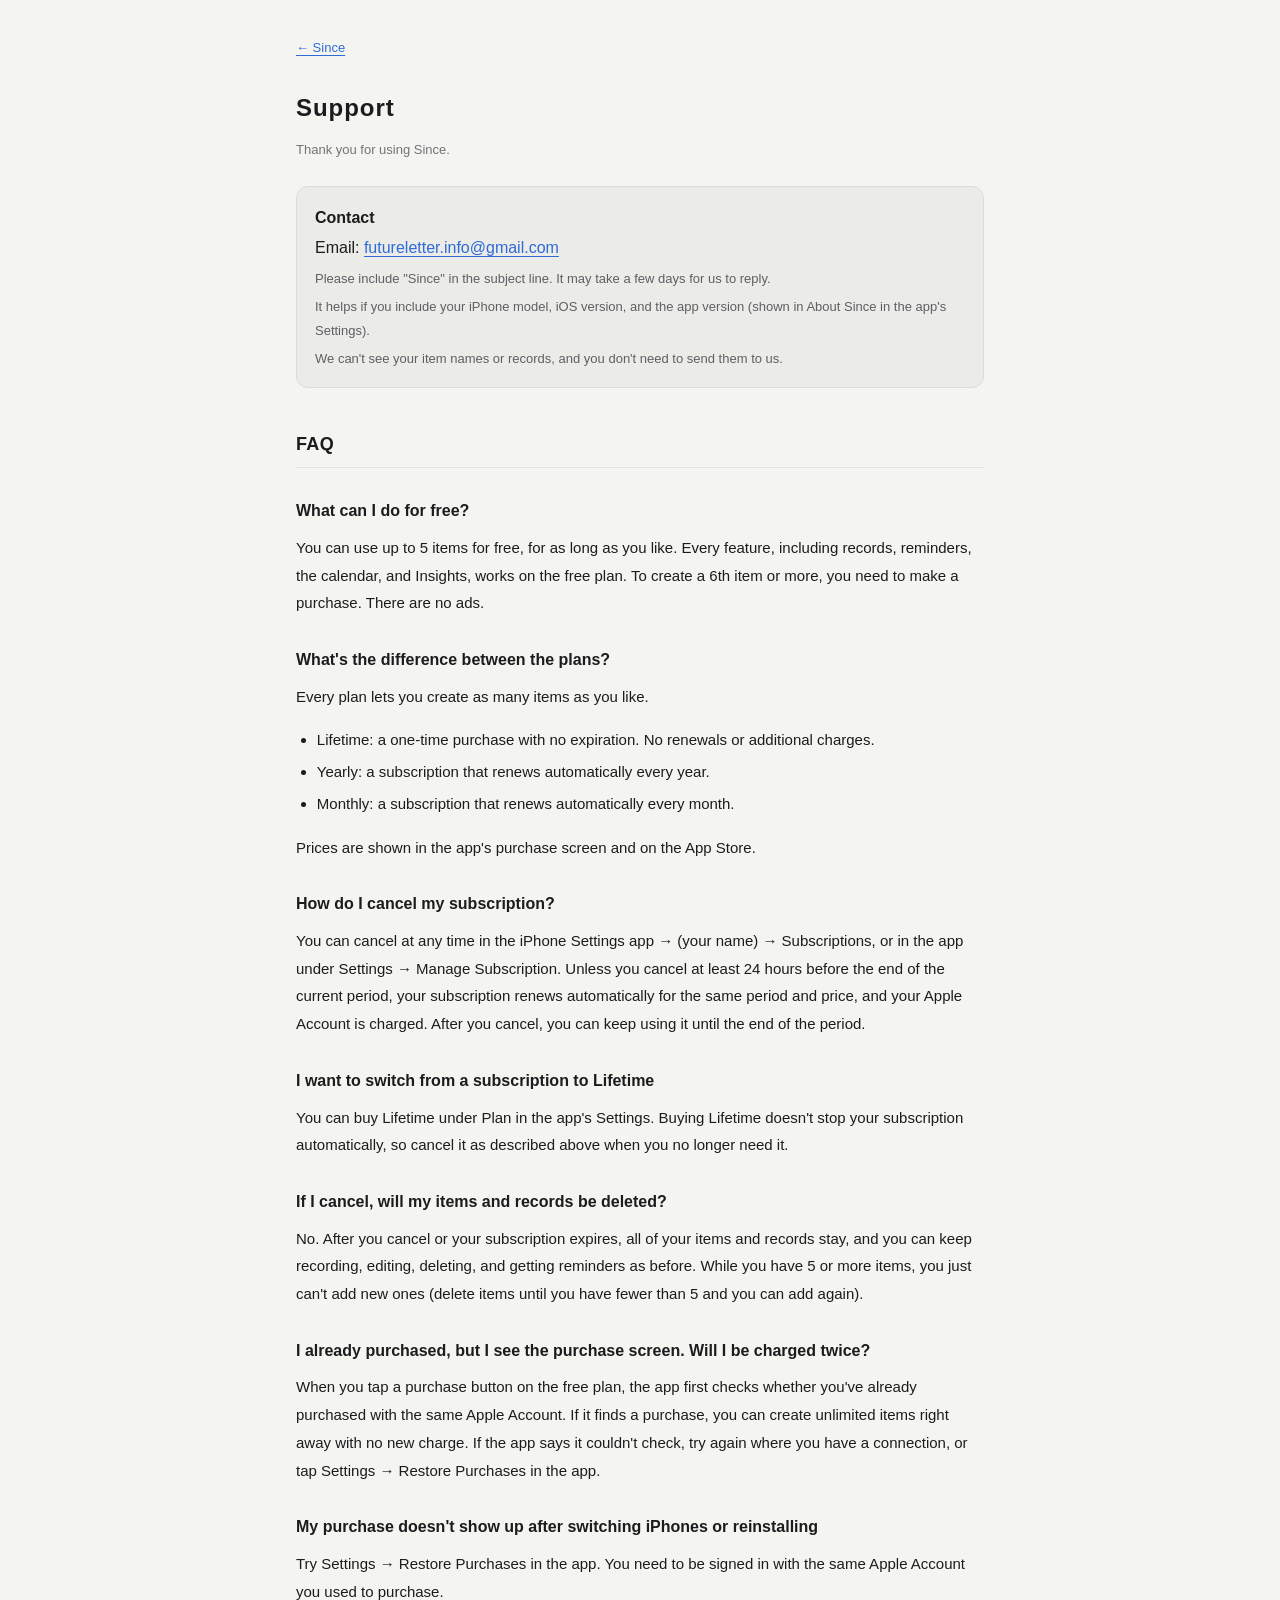
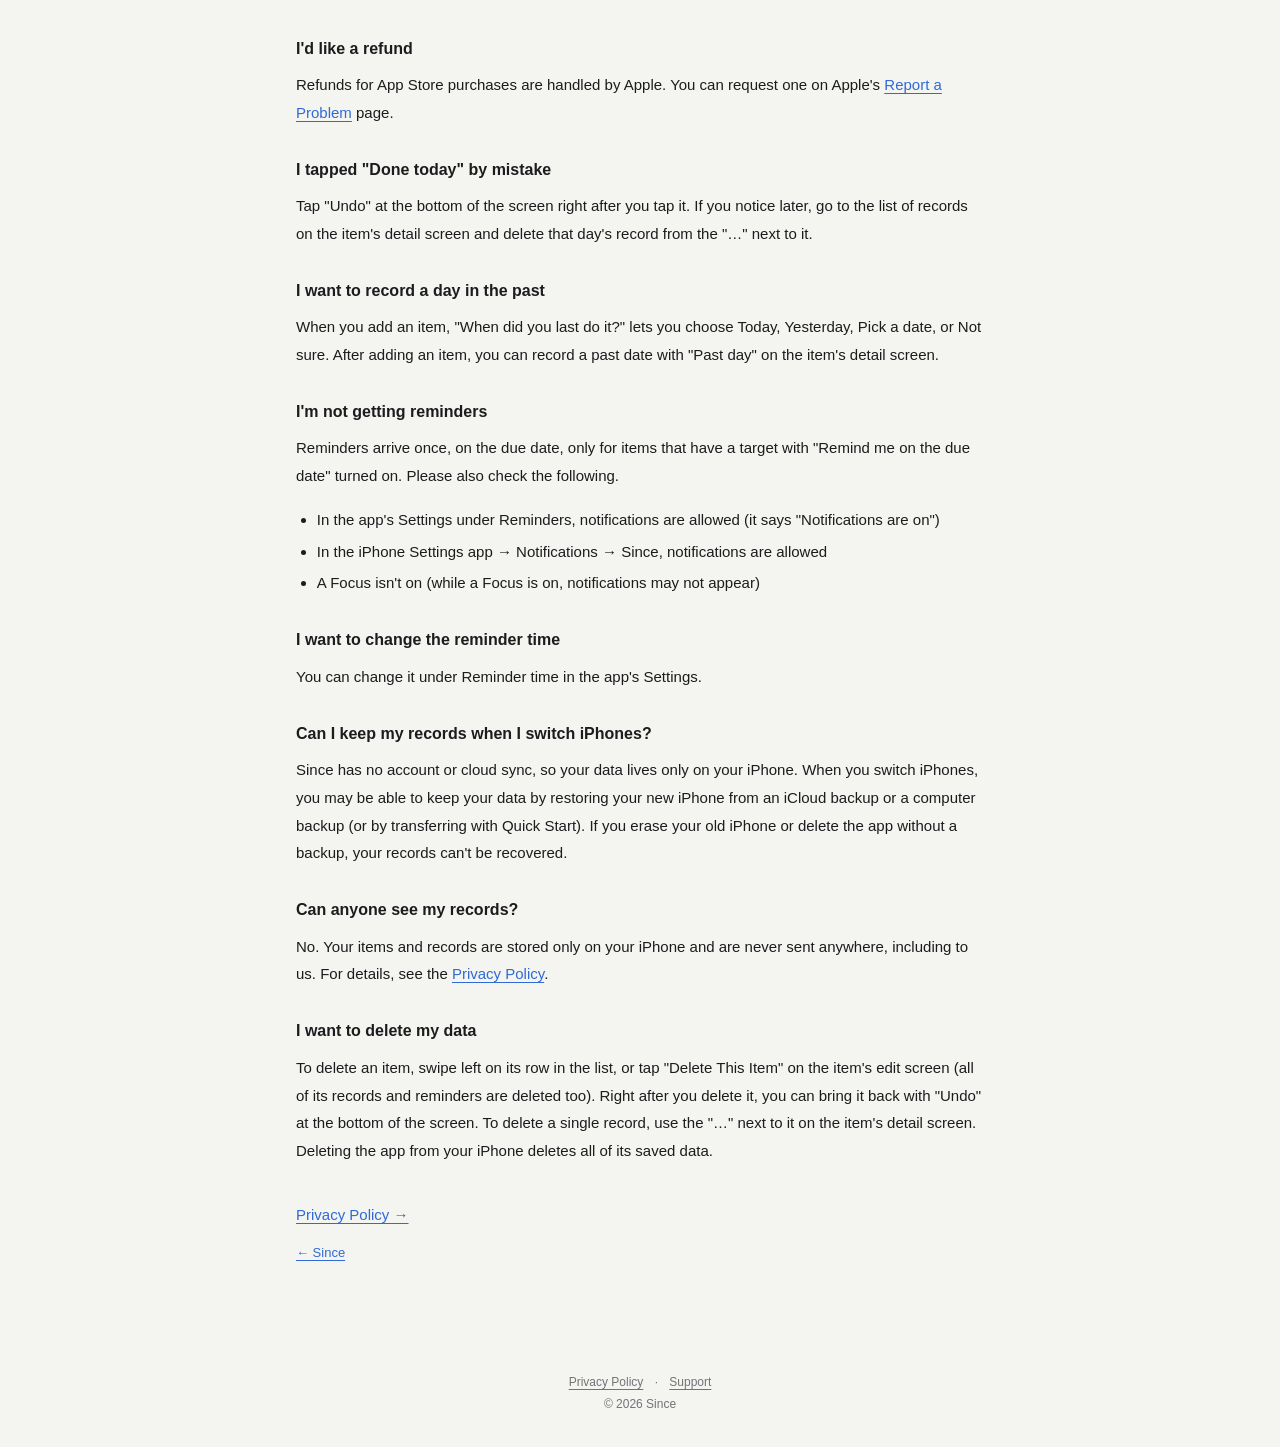
<file: en/support.html>
<!DOCTYPE html>
<html lang="en">
<head>
<meta charset="UTF-8" />
<meta name="viewport" content="width=device-width, initial-scale=1.0" />
<title>Support | Since</title>
<meta name="description" content="Support and contact for the iOS app Since." />
<link rel="stylesheet" href="../style.css" />
</head>
<body>
<div class="wrap">
  <a class="back" href="index.html">← Since</a>
  <h1>Support</h1>
  <p class="meta">Thank you for using Since.</p>

  <div class="contact">
    <strong>Contact</strong><br />
    Email: <a href="mailto:futureletter.info@gmail.com?subject=Since">futureletter.info@gmail.com</a>
    <span class="note">Please include "Since" in the subject line. It may take a few days for us to reply.</span>
    <span class="note">It helps if you include your iPhone model, iOS version, and the app version (shown in About Since in the app's Settings).</span>
    <span class="note">We can't see your item names or records, and you don't need to send them to us.</span>
  </div>

  <h2>FAQ</h2>

  <h3>What can I do for free?</h3>
  <p>You can use up to 5 items for free, for as long as you like. Every feature, including records, reminders, the calendar, and Insights, works on the free plan. To create a 6th item or more, you need to make a purchase. There are no ads.</p>

  <h3>What's the difference between the plans?</h3>
  <p>Every plan lets you create as many items as you like.</p>
  <ul>
    <li>Lifetime: a one-time purchase with no expiration. No renewals or additional charges.</li>
    <li>Yearly: a subscription that renews automatically every year.</li>
    <li>Monthly: a subscription that renews automatically every month.</li>
  </ul>
  <p>Prices are shown in the app's purchase screen and on the App Store.</p>

  <h3>How do I cancel my subscription?</h3>
  <p>You can cancel at any time in the iPhone Settings app → (your name) → Subscriptions, or in the app under Settings → Manage Subscription. Unless you cancel at least 24 hours before the end of the current period, your subscription renews automatically for the same period and price, and your Apple Account is charged. After you cancel, you can keep using it until the end of the period.</p>

  <h3>I want to switch from a subscription to Lifetime</h3>
  <p>You can buy Lifetime under Plan in the app's Settings. Buying Lifetime doesn't stop your subscription automatically, so cancel it as described above when you no longer need it.</p>

  <h3>If I cancel, will my items and records be deleted?</h3>
  <p>No. After you cancel or your subscription expires, all of your items and records stay, and you can keep recording, editing, deleting, and getting reminders as before. While you have 5 or more items, you just can't add new ones (delete items until you have fewer than 5 and you can add again).</p>

  <h3>I already purchased, but I see the purchase screen. Will I be charged twice?</h3>
  <p>When you tap a purchase button on the free plan, the app first checks whether you've already purchased with the same Apple Account. If it finds a purchase, you can create unlimited items right away with no new charge. If the app says it couldn't check, try again where you have a connection, or tap Settings → Restore Purchases in the app.</p>

  <h3>My purchase doesn't show up after switching iPhones or reinstalling</h3>
  <p>Try Settings → Restore Purchases in the app. You need to be signed in with the same Apple Account you used to purchase.</p>

  <h3>I'd like a refund</h3>
  <p>Refunds for App Store purchases are handled by Apple. You can request one on Apple's <a href="https://reportaproblem.apple.com/" target="_blank" rel="noopener">Report a Problem</a> page.</p>

  <h3>I tapped "Done today" by mistake</h3>
  <p>Tap "Undo" at the bottom of the screen right after you tap it. If you notice later, go to the list of records on the item's detail screen and delete that day's record from the "…" next to it.</p>

  <h3>I want to record a day in the past</h3>
  <p>When you add an item, "When did you last do it?" lets you choose Today, Yesterday, Pick a date, or Not sure. After adding an item, you can record a past date with "Past day" on the item's detail screen.</p>

  <h3>I'm not getting reminders</h3>
  <p>Reminders arrive once, on the due date, only for items that have a target with "Remind me on the due date" turned on. Please also check the following.</p>
  <ul>
    <li>In the app's Settings under Reminders, notifications are allowed (it says "Notifications are on")</li>
    <li>In the iPhone Settings app → Notifications → Since, notifications are allowed</li>
    <li>A Focus isn't on (while a Focus is on, notifications may not appear)</li>
  </ul>

  <h3>I want to change the reminder time</h3>
  <p>You can change it under Reminder time in the app's Settings.</p>

  <h3>Can I keep my records when I switch iPhones?</h3>
  <p>Since has no account or cloud sync, so your data lives only on your iPhone. When you switch iPhones, you may be able to keep your data by restoring your new iPhone from an iCloud backup or a computer backup (or by transferring with Quick Start). If you erase your old iPhone or delete the app without a backup, your records can't be recovered.</p>

  <h3>Can anyone see my records?</h3>
  <p>No. Your items and records are stored only on your iPhone and are never sent anywhere, including to us. For details, see the <a href="privacy.html">Privacy Policy</a>.</p>

  <h3>I want to delete my data</h3>
  <p>To delete an item, swipe left on its row in the list, or tap "Delete This Item" on the item's edit screen (all of its records and reminders are deleted too). Right after you delete it, you can bring it back with "Undo" at the bottom of the screen. To delete a single record, use the "…" next to it on the item's detail screen. Deleting the app from your iPhone deletes all of its saved data.</p>

  <p style="margin-top:36px;"><a href="privacy.html">Privacy Policy →</a></p>
  <a class="back" href="index.html">← Since</a>
</div>
<footer class="site">
  <a href="privacy.html">Privacy Policy</a> · <a href="support.html">Support</a>
  <div>© 2026 Since</div>
</footer>
</body>
</html>
</file>
<file: style.css>
:root {
  color-scheme: light dark;
  --bg: #f4f4f1;
  --surface: #ffffff;
  --text: #1c1c1e;
  --text-soft: #5f5f65;
  --text-faint: #737378;
  --accent: #2f6ad6;
  --accent-soft: #2557b3;
  --ink: #1c1c1e;
  --on-ink: #ffffff;
  --border: #e2e2dd;
  --note-bg: #ebebe7;
  --note-border: #dcdcd6;
  --shadow: rgba(28, 28, 30, 0.06);
}
@media (prefers-color-scheme: dark) {
  :root {
    --bg: #000000;
    --surface: #1a1a1c;
    --text: #f4f4f6;
    --text-soft: #a8a8ae;
    --text-faint: #8e8e94;
    --accent: #74a5ff;
    --accent-soft: #9dc0ff;
    --ink: #e8e8eb;
    --on-ink: #1a1a1c;
    --border: #2e2e31;
    --note-bg: #161618;
    --note-border: #2e2e31;
    --shadow: rgba(0, 0, 0, 0.4);
  }
}

* { box-sizing: border-box; }
body {
  margin: 0;
  font-family: -apple-system, BlinkMacSystemFont, "Hiragino Sans", "Noto Sans JP", sans-serif;
  background: var(--bg);
  color: var(--text);
  line-height: 1.85;
  -webkit-font-smoothing: antialiased;
  overflow-wrap: anywhere;
}

.wrap { max-width: 720px; margin: 0 auto; padding: 32px 16px 64px; }

header.site { text-align: center; padding: 56px 16px 8px; }
header.site .mark {
  display: inline-flex;
  align-items: center;
  justify-content: center;
  width: 56px; height: 56px;
  border-radius: 14px;
  background: var(--ink);
  color: var(--on-ink);
  font-size: 26px;
  font-weight: 700;
  margin-bottom: 14px;
  box-shadow: 0 4px 14px var(--shadow);
}
header.site .logo {
  font-size: 32px;
  font-weight: 700;
  letter-spacing: 0.04em;
}
header.site .tagline { color: var(--text-soft); font-size: 14px; margin-top: 4px; letter-spacing: 0.04em; }

h1 { font-size: 24px; font-weight: 700; margin: 8px 0 4px; letter-spacing: 0.04em; }
h2 {
  font-size: 18px; font-weight: 700;
  margin: 40px 0 10px; padding-bottom: 6px;
  border-bottom: 1px solid var(--border);
  letter-spacing: 0.02em;
}
h3 { font-size: 16px; font-weight: 700; margin: 28px 0 4px; }
p, li { font-size: 15px; }
p { margin: 8px 0; }
.meta { color: var(--text-faint); font-size: 13px; margin-bottom: 24px; }
a { color: var(--accent); text-underline-offset: 3px; }
a:hover { color: var(--accent-soft); }

.card {
  background: var(--surface);
  border: 1px solid var(--border);
  border-radius: 16px;
  padding: 24px;
  box-shadow: 0 6px 24px var(--shadow);
}
.card p:first-child { margin-top: 0; }
.card p:last-child { margin-bottom: 0; }

.btnrow { display: flex; gap: 12px; flex-wrap: wrap; justify-content: center; margin-top: 28px; }
.btn {
  display: inline-block;
  background: var(--ink);
  color: var(--on-ink);
  text-decoration: none;
  padding: 12px 24px;
  border-radius: 999px;
  font-weight: 700;
  font-size: 14px;
}
.btn:hover { color: var(--on-ink); opacity: 0.86; }
.btn.ghost { background: transparent; color: var(--text); border: 1.5px solid var(--ink); }
.btn.ghost:hover { color: var(--text); }

.contact {
  background: var(--note-bg);
  border: 1px solid var(--note-border);
  border-radius: 12px;
  padding: 16px 18px;
  margin: 18px 0;
}
.contact ul { margin: 6px 0 0; }
.contact .note { color: var(--text-soft); font-size: 13px; display: block; margin-top: 4px; }

table { width: 100%; border-collapse: collapse; margin: 12px 0; font-size: 14px; }
th, td { border: 1px solid var(--border); padding: 8px 10px; text-align: left; vertical-align: top; }
th { background: var(--surface); font-weight: 700; white-space: nowrap; }
td ul { margin: 0; }
@media (max-width: 560px) {
  table, tbody, tr, th, td { display: block; width: 100%; }
  th { white-space: normal; }
  tr + tr th { border-top: none; }
  td { border-top: none; }
}

ul, ol { padding-left: 1.3em; }
li { margin: 4px 0; }
.back { display: inline-block; margin-bottom: 18px; font-size: 13px; }
.signature { text-align: right; margin-top: 32px; color: var(--text-soft); }

footer.site { text-align: center; color: var(--text-faint); font-size: 12px; padding: 24px 16px 32px; }
footer.site a { color: var(--text-faint); margin: 0 8px; }
</file>
